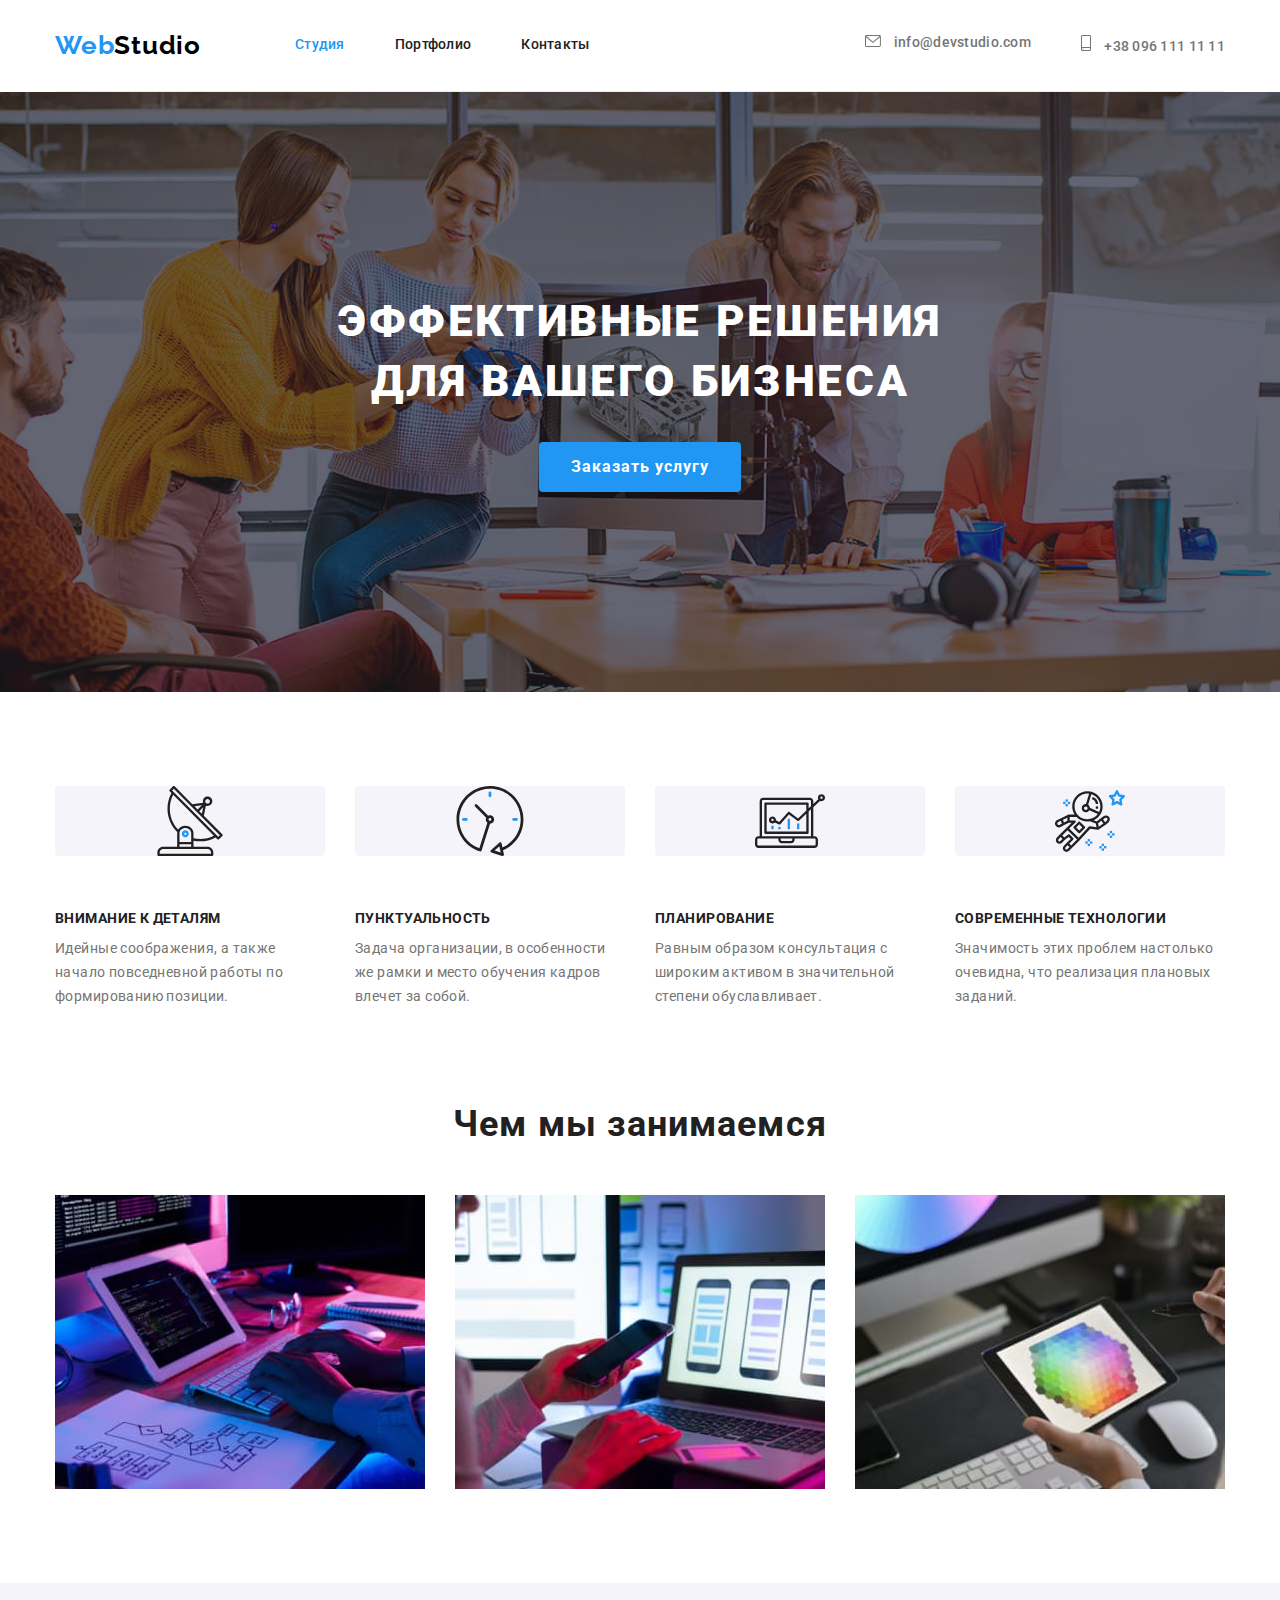
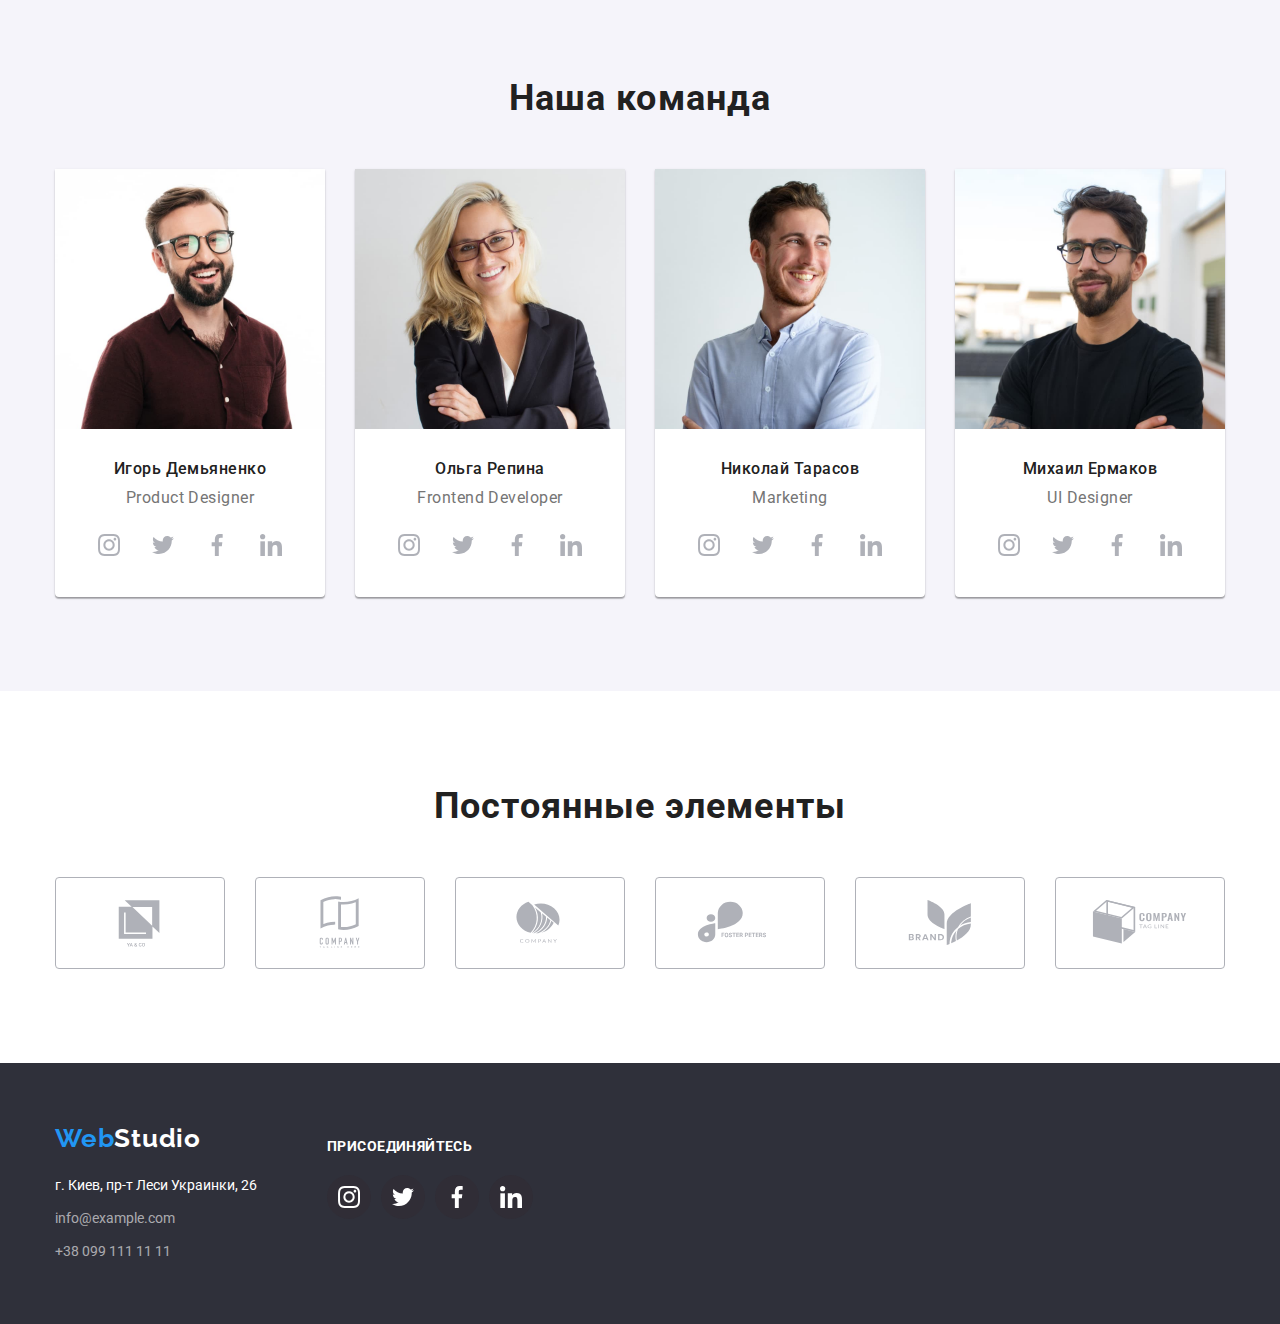
<file: index.html>
<!DOCTYPE html>
<html lang="ru">
<head>
    <meta charset="UTF-8">
    <meta http-equiv="X-UA-Compatible" content="IE=edge">
    <meta name="viewport" content="width=device-width, initial-scale=1.0">
    <title>WebStudio</title>
    <link rel="preconnect" href="https://fonts.googleapis.com"/>
    <link rel="preconnect" href="https://fonts.gstatic.com" crossorigin/>
    <link href="https://fonts.googleapis.com/css2?family=Raleway:wght@700&family=Roboto:wght@400;500;700;900&display=swap" rel="stylesheet"/>
    <link rel="libraries" href="https://cdnjs.com/libraries/modern-normalize"/>
    <link rel="stylesheet" href="./css/styles.css"/>
</head>
<body>
    <!--Шапка сайта-->
    <header>
        <div class="container header-container">
            <nav class="site-nav nav-content">
                <a href="./index.html" class="link logo-header"><span class="logo-accent">Web</span>Studio</a>
                <div class="header-nav">
                    <ul class="site-nav list">
                        <li class="list-item"><a href="" class="link current">Студия</a></li>
                        <li class="list-item"><a href="./portfolio.html" class="link">Портфолио</a></li>   
                        <li class="list-item"><a href="" class="link">Контакты</a></li>    
                    </ul>
                </div>
                <div class="header-connect">
                    <ul class="auth-nav list">
                        <li class="item">
                            <div class="auth-link-container">
                                <a href="mailto:info@devstudio.com" class="link auth-nav">
                                    <svg class="auth-nav-icon" width="16" height="12">
                                        <use href="./images/symbol-defs.svg#icon-envelope"></use>
                                    </svg>
                                info@devstudio.com</a>
                            </div>
                            </li>
                        <li class="item">
                            <div class="auth-link-container">
                                <a href="tel:+380961111111" class="link auth-nav">
                                    <svg class="auth-nav-icon" width="10" height="16">
                                        <use href="./images/symbol-defs.svg#icon-smartphone"></use>
                                    </svg>
                                +38 096 111 11 11</a>
                            </div>
                        </li>
                    </ul>
                </div>
            </nav>
        </div>      
    </header>
    <main>
        <!--Баннер-->
        <section class="hero">
            <div class="overlay">
                <div class="hero-container">
                    <h1 class="title">Эффективные решения<br>для вашего бизнеса</h1>
                    <button type="button" class="button">Заказать услугу</button>
                </div> 
            </div>
        </section >
        <!--Особенности-->
        <section>
            <div class="container features-container">
                <h2 class="visually-hidden">Особенности</h2>
                <div class="features-list">
                    <ul class="list features-list">
                        <li>
                            <div class="feature-item">
                                <div class="feature-icon">
                                    <svg width="70" height="70">
                                        <use href="./images/symbol-defs.svg#icon-antenna-1"></use>
                                    </svg>
                                </div>
                                <h3 class="list-title">Внимание к деталям</h3>
                                <p class="list-text">Идейные соображения, а также начало повседневной работы по формированию позиции.</p>
                            </div>
                        </li>
                        <li>
                            <div class="feature-item">
                                <div class="feature-icon">
                                    <svg width="70" height="70">
                                        <use href="./images/symbol-defs.svg#icon-clock-1"></use>
                                    </svg>
                                </div>
                                <h3 class="list-title">Пунктуальность</h3>
                                <p class="list-text">Задача организации, в особенности же рамки и место обучения кадров влечет за собой.</p>
                            </div>
                        </li>
                        <li>
                            <div class="feature-item">
                                <div class="feature-icon">
                                    <svg width="70" height="70">
                                        <use href="./images/symbol-defs.svg#icon-diagram-1"></use>
                                    </svg>
                                </div>
                                <h3 class="list-title">Планирование</h3>
                                <p class="list-text">Равным образом консультация с широким активом в значительной степени обуславливает.</p>
                            </div>
                        </li>
                        <li>
                            <div class="feature-item">
                                <div class="feature-icon">
                                    <svg width="70" height="70">
                                        <use href="./images/symbol-defs.svg#icon-astronaut-1"></use>
                                    </svg>
                                </div>   
                                <h3 class="list-title">Современные технологии</h3>
                                <p class="list-text">Значимость этих проблем настолько очевидна, что реализация плановых заданий.</p>
                            </div>
                        </li>
                        </ul>
                    </div>
            </div>
        </section>
        <!--Чем мы занимаемся-->
        <section>
            <div class="container work-container">
                <h2 class="section-title">Чем мы занимаемся</h2>
                <div class="work-list">
                    <ul class="list">
                        <li>
                            <div class="work-item">
                                <img src="./images/imgbox1.jpg" alt="Разработчик пишет программу по алгоритму на компьютере" width="370" height="294">                 
                            </div>
                        </li>
                        <li>
                            <div class="work-item">
                                <img src="./images/imgbox2.jpg" alt="Разработчик выбирает формат разметки приложения для смартфона на ноутбуке" width="370" height="294">
                            </div>
                        </li>
                        <li>
                            <div class="work-item">
                                <img src="./images/imgbox3.jpg" alt="Разработчик выбирает цветовую гамму на Ай-Паде" width="370" height="294">
                            </div>
                        </li>
                    </ul>
                </div>
            </div>
        </section>
        <!--Наша команда-->
        <section class="team">
            <div class="container team-container">
                <h2 class="section-title">Наша команда</h2>
                <div class="team-list">
                <ul class="list">
                    <li class="team-item">
                        <div class="team-thumb">
                            <img src="./images/teamcard1.jpg" alt="Фото Игоря Демьяненко" width="270" height="260">
                        </div>
                        <div class="team-content">
                            <h3 class="card-title">Игорь Демьяненко</h3>
                            <p lang="en"class="card-text">Product Designer</p>
                            <ul class="list social-list">
                                <li class="social-item">
                                    <div>
                                        <a href="" class="social-link circle">
                                            <svg class="social-icon" width="22" height="22">
                                                <use href="./images/symbol-defs.svg#icon-instagram"></use>
                                            </svg>
                                        </a>
                                    </div>
                                </li>
                                <li class="social-item">
                                    <div>
                                        <a href="" class="social-link circle">
                                            <svg class="social-icon" width="22" height="22">
                                                <use href="./images/symbol-defs.svg#icon-twitter"></use>
                                            </svg>
                                        </a>
                                    </div>
                                </li>
                                <li class="social-item">
                                    <div>
                                        <a href="" class="social-link circle">
                                            <svg class="social-icon" width="22" height="22">
                                                <use href="./images/symbol-defs.svg#icon-facebook"></use>
                                            </svg>
                                        </a>
                                    </div>
                                </li>
                                <li class="social-item">
                                    <div>
                                        <a href="" class="social-link circle">
                                            <svg class="social-icon" width="22" height="22">
                                                <use href="./images/symbol-defs.svg#icon-linkedin"></use>
                                            </svg>
                                        </a>
                                    </div>
                                </li>
                            </ul>
                        </div>
                    </li>
                    <li class="team-item">
                        <div class="team-thumb">
                            <img src="./images/teamcard2.jpg" alt="Фото Ольги Репиной" width="270" height="260">
                        </div>
                        <div class="team-content">
                            <h3 class="card-title">Ольга Репина</h3>
                            <p lang="en" class="card-text">Frontend Developer</p>
                            <ul class="list social-list">
                                <li class="social-item">
                                    <div>
                                        <a href="" class="social-link circle">
                                            <svg class="social-icon" width="22" height="22">
                                                <use href="./images/symbol-defs.svg#icon-instagram"></use>
                                            </svg>
                                        </a>
                                    </div>
                                </li>
                                <li class="social-item">
                                    <div>
                                        <a href="" class="social-link circle">
                                            <svg class="social-icon" width="22" height="22">
                                                <use href="./images/symbol-defs.svg#icon-twitter"></use>
                                            </svg>
                                        </a>
                                    </div>
                                </li>
                                <li class="social-item">
                                    <div>
                                        <a href="" class="social-link circle">
                                            <svg class="social-icon" width="22" height="22">
                                                <use href="./images/symbol-defs.svg#icon-facebook"></use>
                                            </svg>
                                        </a>
                                    </div>
                                </li>
                                <li class="social-item">
                                    <div>
                                        <a href="" class="social-link circle">
                                            <svg class="social-icon" width="22" height="22">
                                                <use href="./images/symbol-defs.svg#icon-linkedin"></use>
                                            </svg>
                                        </a>
                                    </div>
                                </li>
                            </ul>
                        </div>
                    </li>
                    <li class="team-item">
                        <div class="team-thumb">
                            <img src="./images/teamcard3.jpg" alt="Фото Николая Тарасова" width="270" height="260">
                        </div>
                        <div class="team-content">
                            <h3 class="card-title">Николай Тарасов</h3>
                            <p lang="en" class="card-text">Marketing</p>
                            <ul class="list social-list">
                                <li class="social-item">
                                    <div>
                                        <a href="" class="social-link circle">
                                            <svg class="social-icon" width="22" height="22">
                                                <use href="./images/symbol-defs.svg#icon-instagram"></use>
                                            </svg>
                                        </a>
                                    </div>
                                </li>
                                <li class="social-item">
                                    <div>
                                        <a href="" class="social-link circle">
                                            <svg class="social-icon" width="22" height="22">
                                                <use href="./images/symbol-defs.svg#icon-twitter"></use>
                                            </svg>
                                        </a>
                                    </div>
                                </li>
                                <li class="social-item">
                                    <div>
                                        <a href="" class="social-link circle">
                                            <svg class="social-icon" width="22" height="22">
                                                <use href="./images/symbol-defs.svg#icon-facebook"></use>
                                            </svg>
                                        </a>
                                    </div>
                                </li>
                                <li class="social-item">
                                    <div>
                                        <a href="" class="social-link circle">
                                            <svg class="social-icon" width="22" height="22">
                                                <use href="./images/symbol-defs.svg#icon-linkedin"></use>
                                            </svg>
                                        </a>
                                    </div>
                                </li>
                            </ul>
                        </div>
                    </li>
                    <li class="team-item">
                        <div class="team-thumb">
                            <img src="./images/teamcard4.jpg" alt="Фото Михаила Ермакова" width="270" height="260">
                        </div>
                        <div class="team-content">
                            <h3 class="card-title">Михаил Ермаков</h3>
                            <p lang="en" class="card-text">UI Designer</p>
                            <ul class="list social-list">
                                <li class="social-item">
                                    <div>
                                        <a href="" class="social-link circle">
                                            <svg class="social-icon" width="22" height="22">
                                                <use href="./images/symbol-defs.svg#icon-instagram"></use>
                                            </svg>
                                        </a>
                                    </div>
                                </li>
                                <li class="social-item">
                                    <div>
                                        <a href="" class="social-link circle">
                                            <svg class="social-icon" width="22" height="22">
                                                <use href="./images/symbol-defs.svg#icon-twitter"></use>
                                            </svg>
                                        </a>
                                    </div>
                                </li>
                                <li class="social-item">
                                    <div>
                                        <a href="" class="social-link circle">
                                            <svg class="social-icon" width="22" height="22">
                                                <use href="./images/symbol-defs.svg#icon-facebook"></use>
                                            </svg>
                                        </a>
                                    </div>
                                </li>
                                <li class="social-item">
                                    <div>
                                        <a href="" class="social-link circle">
                                            <svg class="social-icon" width="22" height="22">
                                                <use href="./images/symbol-defs.svg#icon-linkedin"></use>
                                            </svg>
                                        </a>
                                    </div>
                                </li>
                            </ul>
                        </div>
                    </li>
                </ul>
                </div>
            </div>
        </section>
        <!--Постоянные клиенты-->
        <section>
            <div class="container clients-container">
                <h2 class="section-title">Постоянные элементы</h2>
                <div class="clients-list">
                    <ul class="list">
                        <li class="client-item">
                            <div class="client-thumb">
                                <a href="" class="client-link link">
                                    <svg class="client-icon" width="106" height="60">
                                        <use href="./images/symbol-defs.svg#icon-Logo-1"></use>
                                    </svg>
                                </a>
                            </div>
                        </li>
                        <li class="client-item">
                            <div class="client-thumb">
                                <a href="" class="client-link link">
                                    <svg class="client-icon" width="106" height="60">
                                        <use href="./images/symbol-defs.svg#icon-Logo-2"></use>
                                    </svg>
                                </a>
                            </div>
                        </li>
                        <li class="client-item">
                            <div class="client-thumb">
                                <a href="" class="client-link link">
                                    <svg class="client-icon" width="106" height="60">
                                        <use href="./images/symbol-defs.svg#icon-Logo-3"></use>
                                    </svg>
                                </a>
                            </div>
                        </li>
                        <li class="client-item">
                            <div class="client-thumb">
                                <a href="" class="client-link link">
                                    <svg class="client-icon" width="106" height="60">
                                        <use href="./images/symbol-defs.svg#icon-Logo-4"></use>
                                    </svg>
                                </a>
                            </div>
                        </li>
                        <li class="client-item">
                            <div class="client-thumb">
                                <a href="" class="client-link link">
                                    <svg class="client-icon" width="106" height="60">
                                        <use href="./images/symbol-defs.svg#icon-Logo-5"></use>
                                    </svg>
                                </a>
                            </div>
                        </li>
                        <li class="client-item">
                            <div class="client-thumb">
                                <a href="" class="client-link link">
                                    <svg class="client-icon" width="106" height="60">
                                        <use href="./images/symbol-defs.svg#icon-Logo-6"></use>
                                    </svg>
                                </a>
                            </div>
                        </li>
                    </ul>
                </div>
            </div>
        </section>
    </main>
    <!--Подвал-->
    <footer>
        <section class="footer-contacts">
            <div class="container footer-box">
        <!--О нас-->
                <div class="contacts-box">
                    <div class="address">
                <!--Логотип-->
                        <div class="logo-type">
                            <a href="./index.html" class="link logo-footer"><span class="logo-accent">Web</span>Studio</a>
                        </div>
                <!--Контакты-->
                        <address class="contacts-address">
                            <ul class="contacts-list list">
                                <li class="contacts-item">
                                    <a href="https://goo.gl/maps/5R7yiULMFGfqJ35z7" class="link contacts-link address-link">г. Киев, пр-т Леси Украинки, 26</a>
                                </li>
                                <li class="contacts-item"> 
                                    <a href="mailto:info@example.com" class="link contacts-link">info@example.com</a>
                                </li>
                                <li class="contacts-item">
                                    <a href="tel:+380991111111" class="link contacts-link">+38 099 111 11 11</a>
                                </li>
                            </ul>
                        </address>
                    </div>
                </div>
        <!--Присоединяйся-->
                <div class="footer-social-contacts">
                    <h2 class="footer-title">Присоединяйтесь</h2>
                    <ul class="list social-list">
                        <li class="social-item">
                            <div>
                                <a href="" class="social-link circle">
                                    <svg class="social-icon" width="22" height="22">
                                        <use href="./images/symbol-defs.svg#icon-instagram"></use>
                                    </svg>
                                </a>
                            </div>
                        </li>
                        <li class="social-item">
                            <div>
                                <a href="" class="social-link circle">
                                    <svg class="social-icon" width="22" height="22">
                                        <use href="./images/symbol-defs.svg#icon-twitter"></use>
                                    </svg>
                                </a>
                            </div>
                        </li>
                        <li class="social-item">
                            <div>
                                <a href="" class="social-link circle">
                                    <svg class="social-icon" width="22" height="22">
                                        <use href="./images/symbol-defs.svg#icon-facebook"></use>
                                    </svg>
                                </a>
                            </div>
                        </li>
                        <li class="social-item">
                            <div>
                                <a href="" class="social-link circle">
                                    <svg class="social-icon" width="22" height="22">
                                        <use href="./images/symbol-defs.svg#icon-linkedin"></use>
                                    </svg>
                                </a>
                            </div>
                        </li>
                    </ul>
                </div>
            </div>    
        </section>
    </footer>    
</body>
</html>
</file>
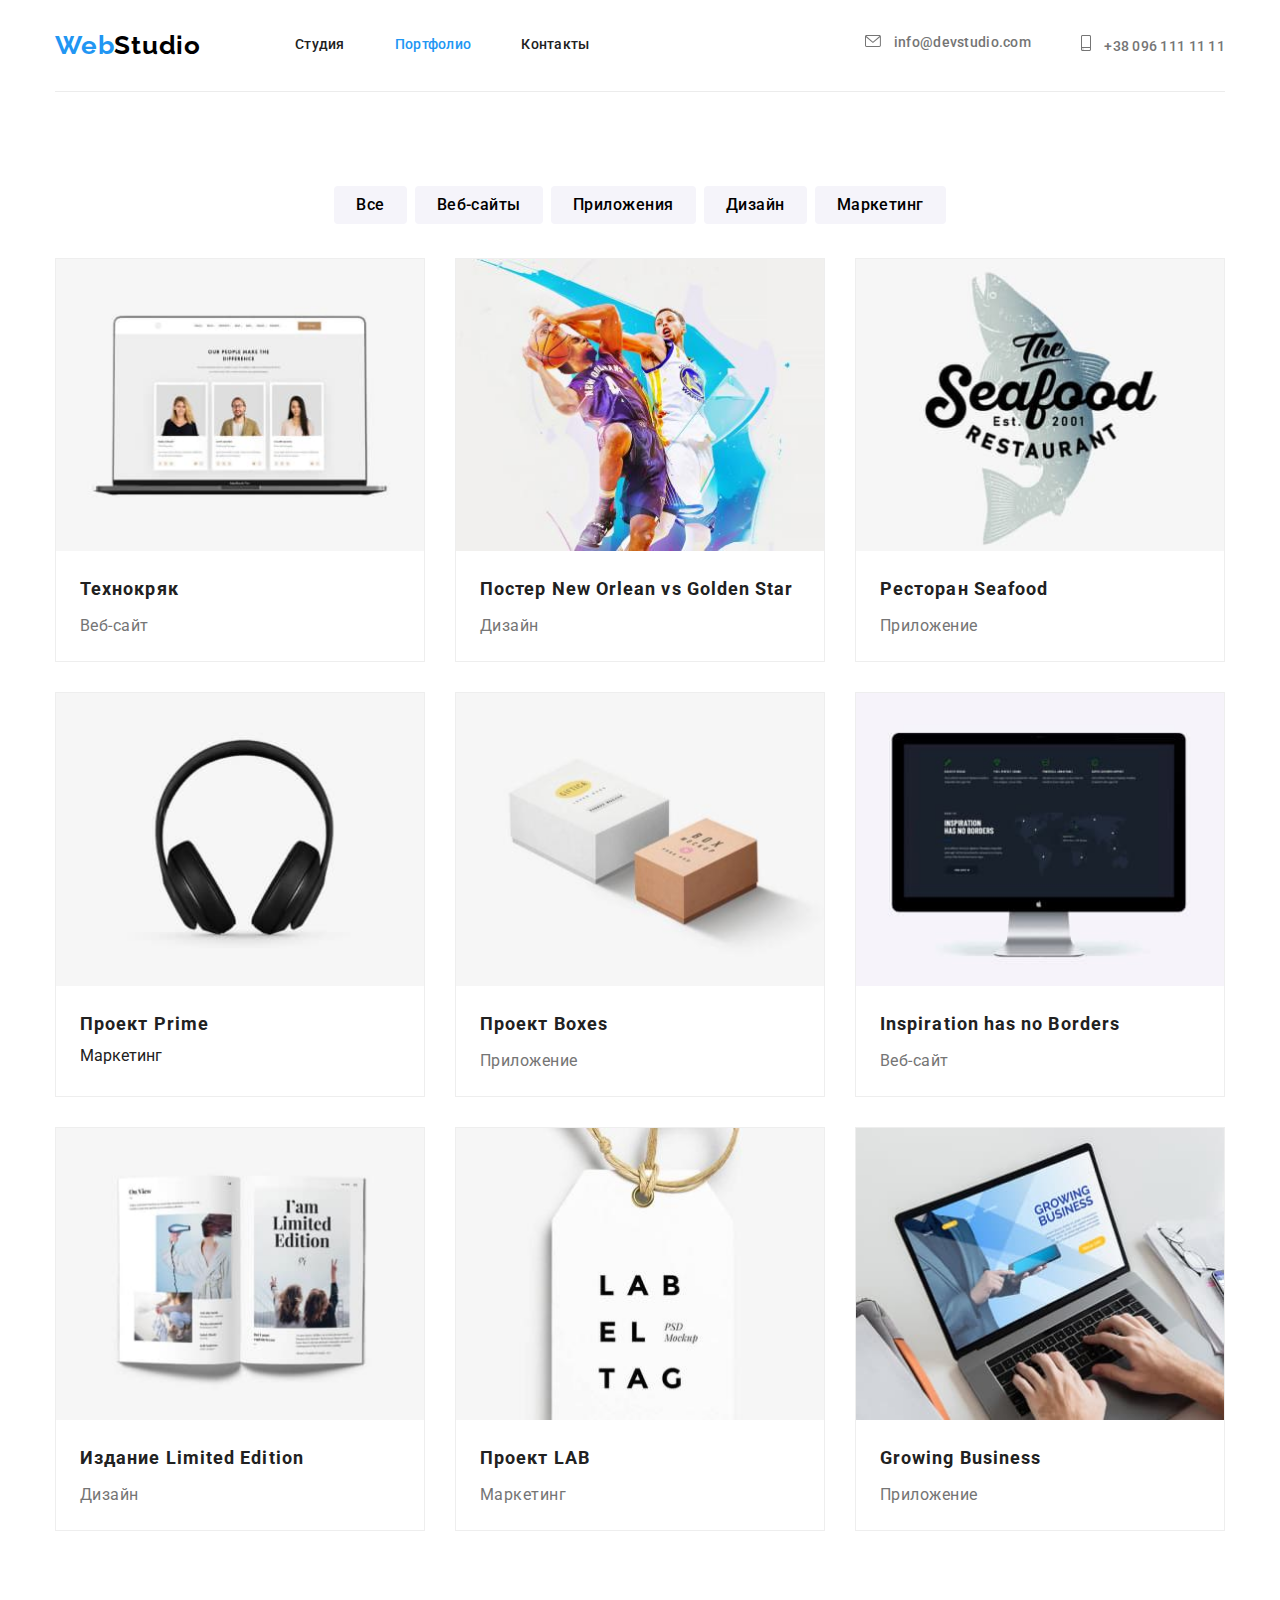
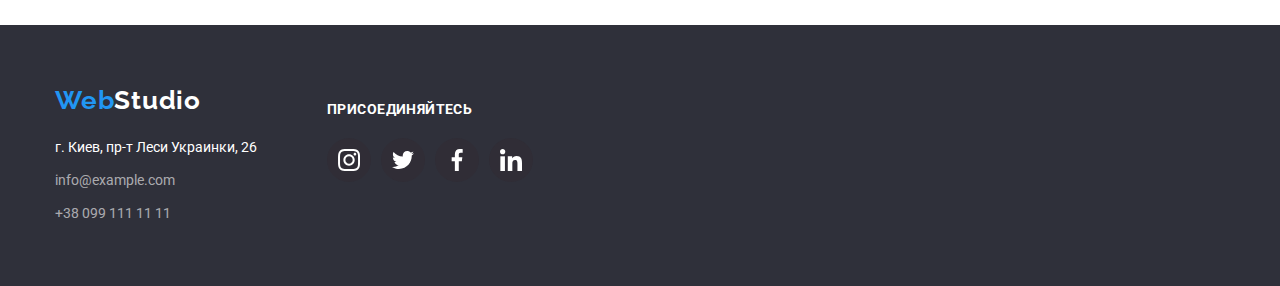
<file: portfolio.html>
<!DOCTYPE html>
<html lang="ru">
<head>
    <meta charset="UTF-8">
    <meta http-equiv="X-UA-Compatible" content="IE=edge">
    <meta name="viewport" content="width=device-width, initial-scale=1.0">
    <title>WebStudio</title>
    <link rel="preconnect" href="https://fonts.googleapis.com"/>
    <link rel="preconnect" href="https://fonts.gstatic.com" crossorigin/>
    <link href="https://fonts.googleapis.com/css2?family=Raleway:wght@700&family=Roboto:wght@400;500;700;900&display=swap" rel="stylesheet"/>
    <link rel="libraries" href="https://cdnjs.com/libraries/modern-normalize"/>
    <link rel="stylesheet" href="./css/styles.css"/>
</head>
<body>
    <!--Шапка сайта-->
    <header>
        <div class="container header-container">
            <nav class="site-nav nav-content">
                <a href="./index.html" class="link logo-header"><span class="logo-accent">Web</span>Studio</a>
                <div class="header-nav">
                    <ul class="site-nav list">
                        <li class="list-item"><a href="./index.html" class="link">Студия</a></li>
                        <li class="list-item"><a href="" class="link current">Портфолио</a></li>   
                        <li class="list-item"><a href="" class="link">Контакты</a></li>    
                    </ul>
                </div>
                <div class="header-connect">
                    <ul class="auth-nav list">
                        <li class="item">
                            <div class="auth-link-container">
                                <a href="mailto:info@devstudio.com" class="link auth-nav">
                                    <svg class="auth-nav-icon" width="16" height="12">
                                        <use href="./images/symbol-defs.svg#icon-envelope"></use>
                                    </svg>
                                info@devstudio.com</a>
                            </div>
                            </li>
                        <li class="item">
                            <div class="auth-link-container">
                                <a href="tel:+380961111111" class="link auth-nav">
                                    <svg class="auth-nav-icon" width="10" height="16">
                                        <use href="./images/symbol-defs.svg#icon-smartphone"></use>
                                    </svg>
                                +38 096 111 11 11</a>
                            </div>
                        </li>
                    </ul>
                </div>
            </nav>
        </div>      
    </header>
    <main>
        <!--Портфолио проектов-->
        <section>
            <div class="container portfolio-container">
                <div class="button-container">
                    <h1 class="visually-hidden">Портфолио проектов</h1>
                    <!--Фильтр проектов-->
                    <div class="button-list">
                        <ul class="list "projects-button">
                            <li class="button-item"><button type="button" class="portfolio-button">Все</button></li> 
                            <li class="button-item"><button type="button" class="portfolio-button">Веб-сайты</button></li>
                            <li class="button-item"><button type="button" class="portfolio-button">Приложения</button></li>
                            <li class="button-item"><button type="button" class="portfolio-button">Дизайн</button></li>
                            <li class="button-item"><button type="button" class="portfolio-button">Маркетинг</button></li>
                        </ul>
                    </div>
                </div>
                <!--Проекты-->
                <div class="card-container">
                    <ul class="list card-set">
                        <li class="card-item">
                            <a href="" class="link">
                                <div class="card-thumb">
                                    <img src="./images/image1.jpg" alt="Страница вебсайта открытая на ноутбуке" width="370" height="294"></a>
                                </div>
                                <div class="card-contents">               
                                    <h2 class="projects-title">Технокряк</h2>
                                    <p class="projects-text">Веб-сайт</p>
                                </div>
                            </a> 
                        </li>
                        <li class="card-item">
                            <a href="" class="link">
                                <div class="card-thumb">
                                    <img src="./images/image2.jpg" alt="Баскетболисты борятся за мяч" width="370" height="294">
                                </div>
                                <div class="card-contents">
                                    <h2 class="projects-title">Постер New Orlean vs Golden Star</h2>
                                    <p class="projects-text">Дизайн</p>
                                </div>
                            </a>
                        </li>
                        <li class="card-item">
                            <a href="" class="link">
                                <div class="card-thumb">
                                    <img src="./images/image3.jpg" alt="Логотип ресторана Сиафуд" width="370" height="294">
                                </div>
                                <div class="card-contents">
                                    <h2 class="projects-title">Ресторан Seafood</h2>
                                    <p class="projects-text">Приложение</p>
                                </div>
                            </a>
                        </li>
                        <li class="card-item">
                            <a href="" class="link">
                                <div class="card-thumb">
                                    <img src="./images/image4.jpg" alt="Беспроводные наушникм" width="370" height="294">                 
                                </div>
                                <div class="card-contents">
                                    <h2 class="projects-title">Проект Prime</h2>
                                    <pclass="projects-text">Маркетинг</p>
                                </div>
                            </a>
                        </li>
                        <li class="card-item">
                            <a href="" class="link">
                                <div class="card-thumb">
                                    <img src="./images/image5.jpg" alt="Две коробки. Большая и малая стоят рядом" width="370" height="294">
                                </div>
                                <div class="card-contents">
                                    <h2 class="projects-title">Проект Boxes</h2>
                                    <p class="projects-text">Приложение</p>
                                </div>
                            </a>
                        </li>
                        <li class="card-item">
                            <a href="" class="link">
                                <div class="card-thumb">
                                    <img src="./images/image6.jpg" alt="Страница вебсайта открытая на мониторе" width="370" height="294">
                                </div>
                                <div class="card-contents">
                                    <h2 class="projects-title">Inspiration has no Borders</h2>
                                    <p class="projects-text">Веб-сайт</p>
                                </div>
                            </a>
                        </li>
                        <li class="card-item">
                            <a href="" class="link">
                                <div class="card-thumb">
                                    <img src="./images/image7.jpg" alt=" Открытая книга" width="370" height="294">                 
                                </div>
                                <div class="card-contents">
                                    <h2 class="projects-title">Издание Limited Edition</h2>
                                    <p class="projects-text">Дизайн</p>
                                </div>
                            </a>
                        </li>
                        <li class="card-item">
                            <a href="" class="link">
                                <div class="card-thumb">
                                    <img src="./images/image8.jpg" alt="Постер в виде бирки" width="370" height="294">
                                </div>
                                <div class="card-contents">
                                    <h2 class="projects-title">Проект LAB</h2>
                                    <p class="projects-text">Маркетинг</p>
                                </div>
                            </a>
                        </li>
                        <li class="card-item">
                            <a href="" class="link">
                                <div class="card-thumb">
                                    <img src="./images/image9.jpg" alt="Мужчина работает на ноутбуке" width="370" height="294">
                                </div>
                                <div class="card-contents">
                                    <h2 class="projects-title">Growing Business</h2>
                                    <p class="projects-text">Приложение</p>
                                </div>
                            </a>
                        </li>
                    </ul>
            </div>
        </section>
    </main>
    <!--Подвал-->
    <footer>
        <section class="footer-contacts">
            <div class="container footer-box">
        <!--О нас-->
                <div class="contacts-box">
                    <div class="address">
                <!--Логотип-->
                        <div class="logo-type">
                            <a href="./index.html" class="link logo-footer"><span class="logo-accent">Web</span>Studio</a>
                        </div>
                <!--Контакты-->
                        <address class="contacts-address">
                            <ul class="contacts-list list">
                                <li class="contacts-item">
                                    <a href="https://goo.gl/maps/5R7yiULMFGfqJ35z7" class="link contacts-link address-link">г. Киев, пр-т Леси Украинки, 26</a>
                                </li>
                                <li class="contacts-item"> 
                                    <a href="mailto:info@example.com" class="link contacts-link">info@example.com</a>
                                </li>
                                <li class="contacts-item">
                                    <a href="tel:+380991111111" class="link contacts-link">+38 099 111 11 11</a>
                                </li>
                            </ul>
                        </address>
                    </div>
                </div>
        <!--Присоединяйся-->
                <div class="footer-social-contacts">
                    <h2 class="footer-title">Присоединяйтесь</h2>
                    <ul class="list social-list">
                        <li class="social-item">
                            <div>
                                <a href="" class="social-link circle">
                                    <svg class="social-icon" width="22" height="22">
                                        <use href="./images/symbol-defs.svg#icon-instagram"></use>
                                    </svg>
                                </a>
                            </div>
                        </li>
                        <li class="social-item">
                            <div>
                                <a href="" class="social-link circle">
                                    <svg class="social-icon" width="22" height="22">
                                        <use href="./images/symbol-defs.svg#icon-twitter"></use>
                                    </svg>
                                </a>
                            </div>
                        </li>
                        <li class="social-item">
                            <div>
                                <a href="" class="social-link circle">
                                    <svg class="social-icon" width="22" height="22">
                                        <use href="./images/symbol-defs.svg#icon-facebook"></use>
                                    </svg>
                                </a>
                            </div>
                        </li>
                        <li class="social-item">
                            <div>
                                <a href="" class="social-link circle">
                                    <svg class="social-icon" width="22" height="22">
                                        <use href="./images/symbol-defs.svg#icon-linkedin"></use>
                                    </svg>
                                </a>
                            </div>
                        </li>
                    </ul>
                </div>
            </div>    
        </section>
    </footer>    
</body>
</html>
</file>
<file: css/styles.css>
/*Палитра сайта*/
/*Цвет основного текста заголовков #212121 */
/*Вторичный цвет текста #757575 */
/*Цвет контактов rgba(255, 255, 255, 0.6) */
/* Цвет логотипа в хедере #000000 */
/*Белый цвет #FFFFFF */
/*Цвет акцента #2196F3 */
/*Цвет кнопки при наведении #188CE8 */
/*Цвет фона #2F303A #E5E5E5  #FFFFFF */
/*Цвет рамки кнопок фильтра #F5F4FA */
/*Цвет рамки картинок в Портфолио #CCCCCC */

:root {
    --primary-text-color: #757575;
    --title-text-color: #212121;
    --accent-color: #2196F3;
    --primary-white-color: #ffffff;
    --accent-background-color: #2F303A;
    --contacts-color: rgba(255, 255, 255, 0.6);
    --background-features-color: #E5E5E5;
    --black-color: #000000;
    --accent-button: #188CE8;
    --button-color: #F5F4FA;
}
html {
    box-sizing: border-box;
}

*,
*::after,
*::before {
    box-sizing: inherit;
}

p, h1, h2, h3, h4 {
    margin: 0;
}

ul {
    margin: 0;
    padding: 0;
}

img {
    display: block;
    max-width: 100%;
    height: auto;
}

button {
    border: none;
}

body {
    font-family: "Roboto", sans-serif;
    color: var(--title-text-color);
    margin: 0;
    background-color: var(--primary-white-color);
}

.container {
    max-width: 1200px;
    margin: 0 auto;
    padding: 0 15px;
}

.list {
    list-style: none;
}

.link {
    text-decoration: none;
    color: inherit;
    border: 0;
}

/*шапка сайта*/
.header-container .nav-content {
    display: flex;
    padding-bottom: 0;
    padding-top: 0;
    align-items: center;
    background-color: var(--primary-white-color);
    border-bottom: 1px solid #ECECEC;
}

.header-nav .site-nav {
    display: flex;
}

.header-nav {
    margin-left: 94px;
}

.header-connect .auth-nav {
    display: flex;
}

.header-connect {
    margin-left: auto;
}

.site-nav .list-item {
    margin-right: 50px;
}

.site-nav .list-item:last-child {
    margin-right: 0;
}

.site-nav .link {
    display: block;
    padding-top: 30px;
    padding-bottom: 30px;
    font-style: normal;
    font-weight: 500;
    font-size: 14px;
    line-height: 1.14;
    letter-spacing: 0.02em;
}

.site-nav .link:hover,
.site-nav .link:focus {
    color: var(--accent-color);
}

.logo-accent {
    margin-left: 0;
    font-family: "Raleway", sans-serif;
    font-style: normal;
    font-weight: 700;
    font-size: 26px;
    line-height:  1.19;
    letter-spacing: 0.03em;
    color: var(--accent-color);
}

.site-nav .logo-header {
    margin-left: 0;
    font-family: "Raleway", sans-serif;
    font-style: normal;
    font-weight: 700;
    font-size: 26px;
    line-height: 1.19;
    letter-spacing: 0.03em;
    color: var(--black-color);
}

.site-nav .link.current {
    color: var(--accent-color);
}

.auth-nav {
    font-style: 700;
    font-weight: 500;
    font-size: 14px;
    line-height: 1.14;
    letter-spacing: 0.02em;
    color: var(--primary-text-color);
}

.auth-nav .item + .item {
    margin-left: 50px;
}

/*Иконки в хедере*/
.auth-link-container {
    display: flex;
    align-items: center;

}
.auth-nav-icon {
    margin-right: 10px;
    fill: currentColor;
}

/*Main*/
/*Баннер*/
.hero {
    background-color: var(--accent-background-color);
    text-align: center;
}
/*Фон на герое*/
.overlay {
    max-width: 1600px;
    min-height: 600px;
    margin-left: auto;
    margin-right: auto;
    background-image: linear-gradient(to right, rgba(47, 48, 58, 0.4), rgba(47, 48, 58, 0.4)),
url(../images/hero.jpg);
    background-repeat: no-repeat;
    background-position: center;
    background-size: cover;
}

.hero-container {
    padding-top: 200px;
    padding-bottom: 200px;
}

.hero .title {
    font-weight: 900;
    font-size: 44px;
    line-height: 1.36;
    letter-spacing: 0.06em;
    text-transform: uppercase;
    color: var(--primary-white-color);
    margin-bottom: 30px;
}

.hero .button {
    min-width: 200px;
    font-family: inherit;
    font-weight: 700;
    font-size: 16px;
    line-height: 1.88;
    align-items: center;
    letter-spacing: 0.06em;
    background-color: var(--accent-color);
    color: var(--primary-white-color);
    cursor: pointer;
    padding: 10px 32px;
    box-shadow: 0px 4px 4px rgba(0, 0, 0, 0.15);
    border-radius: 4px;
}
.hero .button:hover,
.hero .button:focus {
    background-color: var(--accent-button);
}

/*Заголовки секций*/
.section-title {
    font-size: 36px;
    line-height: 1.17;
    text-align: center;
    letter-spacing: 0.03em;
    margin-bottom: 50px;
}

.visually-hidden {
    position: absolute;
    white-space: nowrap;
    width: 1px;
    height: 1px;
    overflow: hidden;
    border: 0;
    padding: 0;
    clip: rect(0 0 0 0);
    clip-path: inset(50%);
    margin: -1px;
}

/*Особенности*/
.features-container {
    padding-top: 94px;
    padding-bottom: 94px;
}

.features-list ul {
    width: 100%;
    display: flex;
    margin-right: -30px;
    padding: 0;
}

.feature-item {
    min-width: 270px;
    flex-basis: calc((100% / 4) - 30px);
    margin-right: 30px;
}

.feature-icon {
    display: flex;
    align-items: center;
    justify-content: center;
    padding: 0;
    margin-bottom: 55px;
    background-color: var(--button-color);
    border-radius: 4px;
}

.list-title {
    margin-bottom: 10px;
    font-size: 14px;
    line-height: 1.14;
    letter-spacing: 0.03em;
    text-transform: uppercase;
}
.list-text {
    font-size: 14px;
    line-height: 1.71;
    letter-spacing: 0.03em;
    color: var(--primary-text-color);
}

/*Чем мы занимаемся*/
.work-container {
    padding-bottom: 94px;
}

.work-list ul {
    display: flex; 
    margin-right: -30px;
    padding: 0;
}
.work-item {
    max-width: 370px;
    flex-basis: calc((100% / 3) - 30px);
    margin-right: 30px;
}

/*Наша команда*/
.team {
    background-color: var(--button-color);
}

.team-container {
    padding-top: 94px;
    padding-bottom: 94px;
}

.team-list  ul {
    display: flex;
    margin-right: -30px;
    padding: 0;
}

.team-thumb {
    display: block;
    margin-bottom: 30px;
}

.team-item {
    max-width: 270px;
    flex-basis: calc((100% / 4) - 30px);
    margin-right: 30px;
    background-color: var(--primary-white-color);
}

.team-list .team-item {
    box-shadow: 0px 1px 3px rgba(0, 0, 0, 0.12), 0px 1px 1px rgba(0, 0, 0, 0.14), 0px 2px 1px rgba(0, 0, 0, 0.2);
    border-radius: 0px 0px 4px 4px;
}

.card-title {
    margin-bottom: 10px;
    font-weight: 500;
    font-size: 16px;
    line-height: 1.19;
    text-align: center;
    letter-spacing: 0.03em;
}

.card-text {
    margin-bottom: 16px;
    font-size: 16px;
    line-height: 1.19;
    text-align: center;
    letter-spacing: 0.03em;
    color: var(--primary-text-color);
}

/*Иконки соцсетей*/
.team-list .social-list {
    margin-right: 0;
    margin-bottom: 30px;
}

.social-list {
    width: 100%;
    display: flex;
    align-items: center;
    justify-content: center;
}

.social-item + .social-item {
    margin-left: 10px;
}

.social-link {
    width: 100%;
    height: 100%;
    display: flex;
    align-items: center;
    justify-content: center;
}

.team-list .social-icon {
    fill: #AFB1B8;
}
.circle {
    background-color: var(--primary-white-color);
    min-width: 44px;
    height: 44px;
    border-radius: 50%;
    display: flex;
    align-items: center;
    justify-content: center;
}

/*Иконки соцсетей в футере*/

.footer-social-contacts .circle {
    background-color: rgba(58, 16, 16, 0.1);
}
.footer-social-contacts .social-icon {
    fill: var(--primary-white-color);
}

/*Иконки при наведении*/
.social-link:hover,
.social-link:focus {
    background-color: var(--accent-color);
    
}

.circle:hover .social-icon,
.circle:focus .social-icon {
    fill: var(--primary-white-color);
}

/*Постоянные клиенты*/
.clients-container {
    padding-top: 94px;
    padding-bottom: 94px;
}

.clients-list ul {
    width: 100%;
    display: flex;
    margin-right: -30px;
    padding: 0;
}

.client-thumb .client-link {
    display: flex;
    align-items: center;
    justify-content: center;
    flex-basis: calc((100% / 6) - 30px);
    min-width: 170px;
    height: 92px;
    margin-right: 30px;
    box-sizing: border-box;
    color: #AFB1B8;
    border: 1px solid #AFB1B8;
    border-radius: 4px;
}

.client-icon {
    fill: #AFB1B8;
}

.client-link:hover .client-icon,
.client-link:focus .client-icon {
    fill: var(--accent-color);
}

.client-link:hover,
.client-link:focus {
    border: 1px solid var(--accent-color);
}

/*Подвал*/
.footer-box {
    display: flex;
    flex-wrap: wrap;
    align-items: center;
    justify-content: flex-start;
}

.footer-contacts {
    background-color: var(--accent-background-color);
    margin-top: 0;
    margin-bottom: 0;
}

.address {
    padding-top: 60px;
    padding-bottom: 60px;
}

.logo-type {
    margin-bottom: 20px;
}

.logo-footer {
    font-family: "Raleway", sans-serif;
    font-style: normal;
    font-weight: 700;
    font-size: 26px;
    line-height: 1.19;
    letter-spacing: 0.03em;
    color: var(--primary-white-color); 
}

.logo-footer:hover,
.logo-footer:focus {
    color: var(--accent-color); 
}

.contacts-link {
    font-style: normal;
    font-weight: 400;
    font-size: 14px;
    line-height: 1.71;
    color: var(--contacts-color);
}

.address-link {
    color: var(--primary-white-color);
}

.contacts-link:hover,
.contacts-link:focus {
    color: var(--accent-color);
}

.contacts-item {
    margin-bottom: 9px;
}

.contacts-item:last-child {
    margin-bottom: 0;
}

/*Присоединяйтесь*/
.footer-social-contacts {
    margin: 72px 0 100px 70px;
    padding: 0;
}

.footer-title {
font-style: normal;
font-weight: 700;
font-size: 14px;
line-height: 1.14;
letter-spacing: 0.03em;
text-transform: uppercase;
color: var(--primary-white-color);
margin-bottom: 20px;
}

/*Портфолио*/
.portfolio-container {
    background-color: var(--primary-white-color);
}

.button-container {
    margin: 0;
    padding-top: 94px;
    padding-bottom: 34px;
}

.card-container {
    margin: 0;
    padding-bottom: 94px;
}

.button-list ul {
    display: flex;
    justify-content: center;
}

.projects .link:hover,
.projects .link:focus {
    color: var(--accent-color);
}

.portfolio-button {
    padding: 6px 22px;
    font-family: inherit;
    font-style: normal;
    font-weight: 500;
    font-size: 16px;
    line-height: 1.63;
    text-align: center;
    letter-spacing: 0.03em;
    background-color: var(--button-color);
    cursor: pointer;
    border-radius: 4px;
}

.button-item {
    margin-right: 8px;
}

.button-item:last-child {
    margin-right: 0;
}

.portfolio-button:hover,
.portfolio-button:focus {
    background-color: var(--accent-color);
    color: var(--primary-white-color);
    box-shadow: 0px 3px 1px rgba(0, 0, 0, 0.1), 0px 1px 2px rgba(0, 0, 0, 0.08), 0px 2px 2px rgba(0, 0, 0, 0.12);
    border-radius: 4px;
}

.portfolio-container .card-set {
    display: flex;
    flex-wrap: wrap;
    margin-right: -30px;
    margin-bottom: -30px;
    padding: 0;
    background-color: var(--primary-white-color);
}  

.card-thumb {
    display: block;
}

.card-set .card-item:hover,
.card-set .card-item:focus {
    box-shadow: 0px 1px 1px rgba(0, 0, 0, 0.12), 0px 4px 4px rgba(0, 0, 0, 0.06), 1px 4px 6px rgba(0, 0, 0, 0.16);
}

.card-item {
    max-width: 370px;
    flex-basis: calc((100% / 3) - 30px);
    margin-right: 30px;
    margin-bottom: 30px;
    background: var(--primary-white-color);
    border: 1px solid #EEEEEE;
}

.card-contents {
    padding: 20px 24px;
}

.projects-title {
    margin-bottom: 4px;
    font-style: normal;
    font-weight: 700;
    font-size: 18px;
    line-height: 2.0;
    letter-spacing: 0.06em;
}

.projects-text {
    font-style: normal;
    font-size: 16px;
    line-height: 1.88;
    letter-spacing: 0.03em;
    color: var(--primary-text-color);
}
</file>
